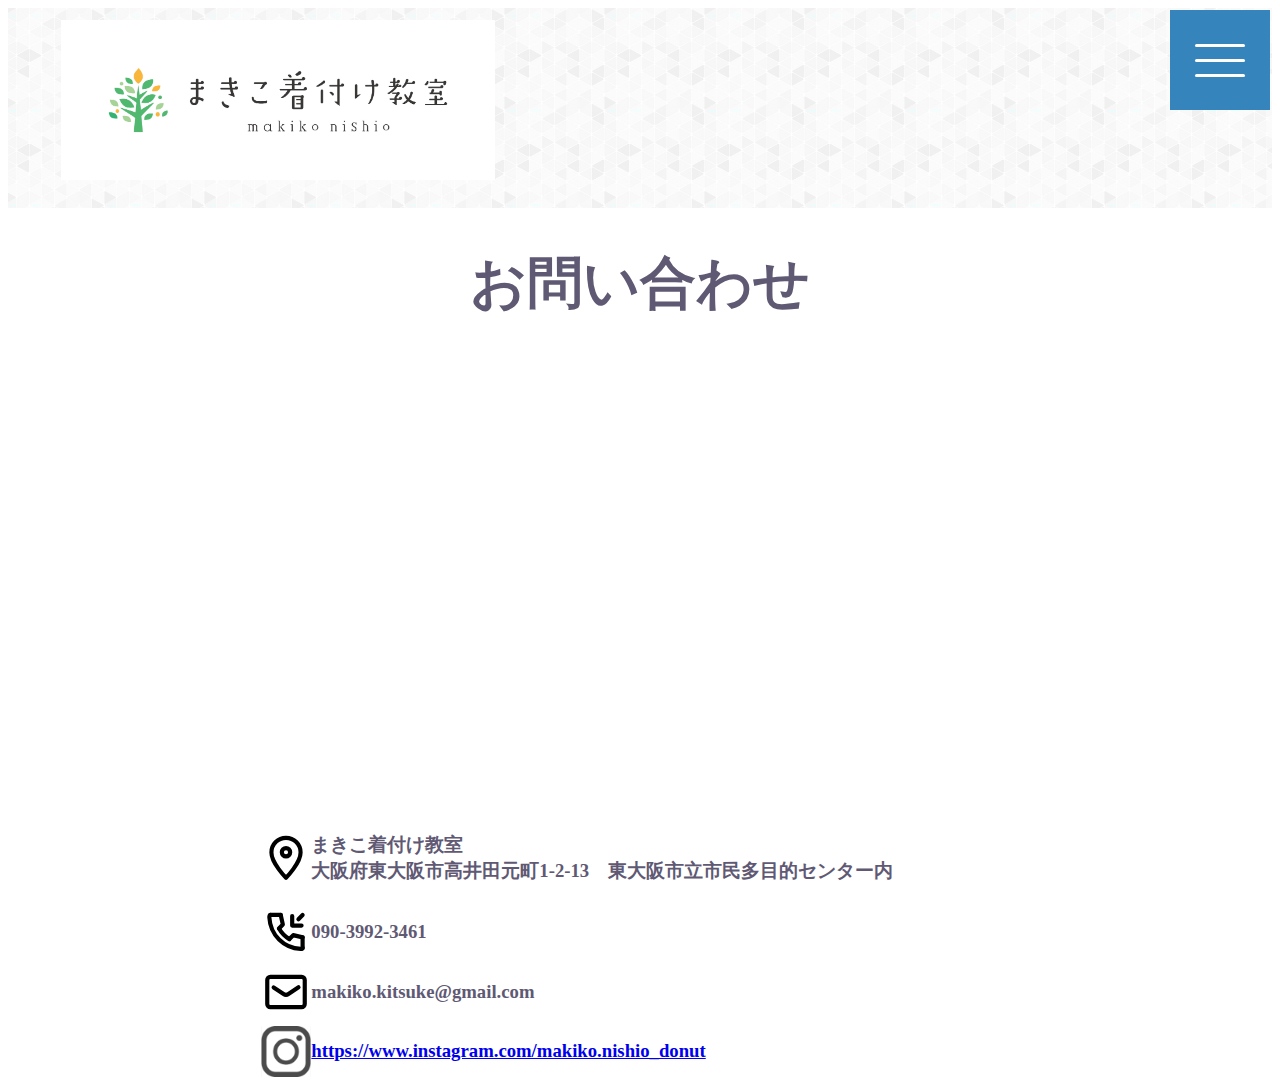
<file: contact.html>
<!DOCTYPE html>
<html>
    <head>
        <meta charset="utf-8">
        <title></title>
        <link rel="stylesheet" type="text/css" href="index.css" />
        <style>
            h1{
                font-size: 3.5rem;
            }
            h2{
                font-size: 2.5rem;
            }
            img{
                width: 50%;
            }
            .header2{
                position: relative;
                width: 100% !important;
                background-image: url(header2.png);
                background-repeat:repeat;
                background-size:100px;
                height:200px;
            }
            table , td, th {
                border: 1px solid #595959;
                border-collapse: collapse;
                border-right: 0px none !important;
                border-left:  0px none !important;
            }
            td, th {
                padding: 3px;
                width: 100%;
                height: auto;
                
            }
            th {
                background: #f0e6cc;
            }
            .even {
                background: #fbf8f0;
            }
            .odd {
                background: #fefcf9;
            }
            .yoko{
                display: flex; 
                
            }
            img{
                width: 5%;
                
            }
            .yoko-migi{
                justify-content: flex-start;
                margin-left: 20%;
            }
        </style>
    </head>
    <body>
        <div class="header2" >
            
            <img src="logo.jpeg" alt="" class="logo-img" height="80%"  style="width: auto;">
            <header>
                <div class="hamburger-menu">
                    <input type="checkbox" id="menu-btn-check">
                    <label for="menu-btn-check" class="menu-btn"><span></span></label>
                    <div class="menu-content">
                        <ul>
                            <li>
                                <h1><a href="home.html">ホーム</a></h1>
                            </li>
                            <li>
                                <h1><a href="about-me.html">まきこ着付け教室のこと</a></h1>
                            </li>
                            <li>
                                <h1><a href="curriculum.html">カリキュラム</a></h1>
                            </li>
                            <li>
                                <h1><a href="monthly-fee.html">費用</a></h1>
                            </li>
                        </ul>
                    </div>
                </div>
            </header>
        </div>
        <div class="center">
            <h1>お問い合わせ</h1>
            <iframe src="https://www.google.com/maps/embed?pb=!1m18!1m12!1m3!1d3281.5962177213146!2d135.57056557554446!3d34.66489897293245!2m3!1f0!2f0!3f0!3m2!1i1024!2i768!4f13.1!3m3!1m2!1s0x6000dfc7e8303061%3A0x173d32fbd47e485a!2z5p2x5aSn6Ziq5biC56uLIOW4guawkeWkmuebrueahOOCu-ODs-OCv-ODvA!5e0!3m2!1sja!2sjp!4v1708238530374!5m2!1sja!2sjp" width="600" height="450" style="border:0;" allowfullscreen="" loading="lazy" referrerpolicy="no-referrer-when-downgrade"></iframe><br>
        </div>
        <div class="yoko-migi">
            <div class="yoko" sty>
                <img src="map.svg" >
                <h3>まきこ着付け教室<br>大阪府東大阪市高井田元町1-2-13　東大阪市立市民多目的センター内</h3>
            </div>
            <div class="yoko">
                <img src="tel.svg" alt="">
                <h3>090-3992-3461</h3>
            </div>
            <div class="yoko">
                <img src="mail.svg" alt="">
                <h3>makiko.kitsuke@gmail.com</h3>
            </div>
            <div class="yoko">
                <img src="camera.jpeg" alt="" style="width: 5%; height: 5%; margin-top: 5px;">
                <h3><a href="https://www.instagram.com/makiko.nishio_donut">https://www.instagram.com/makiko.nishio_donut</a></h3>
            </div>
        </div>
            
        
                
            
    </body>
</html>
</file>
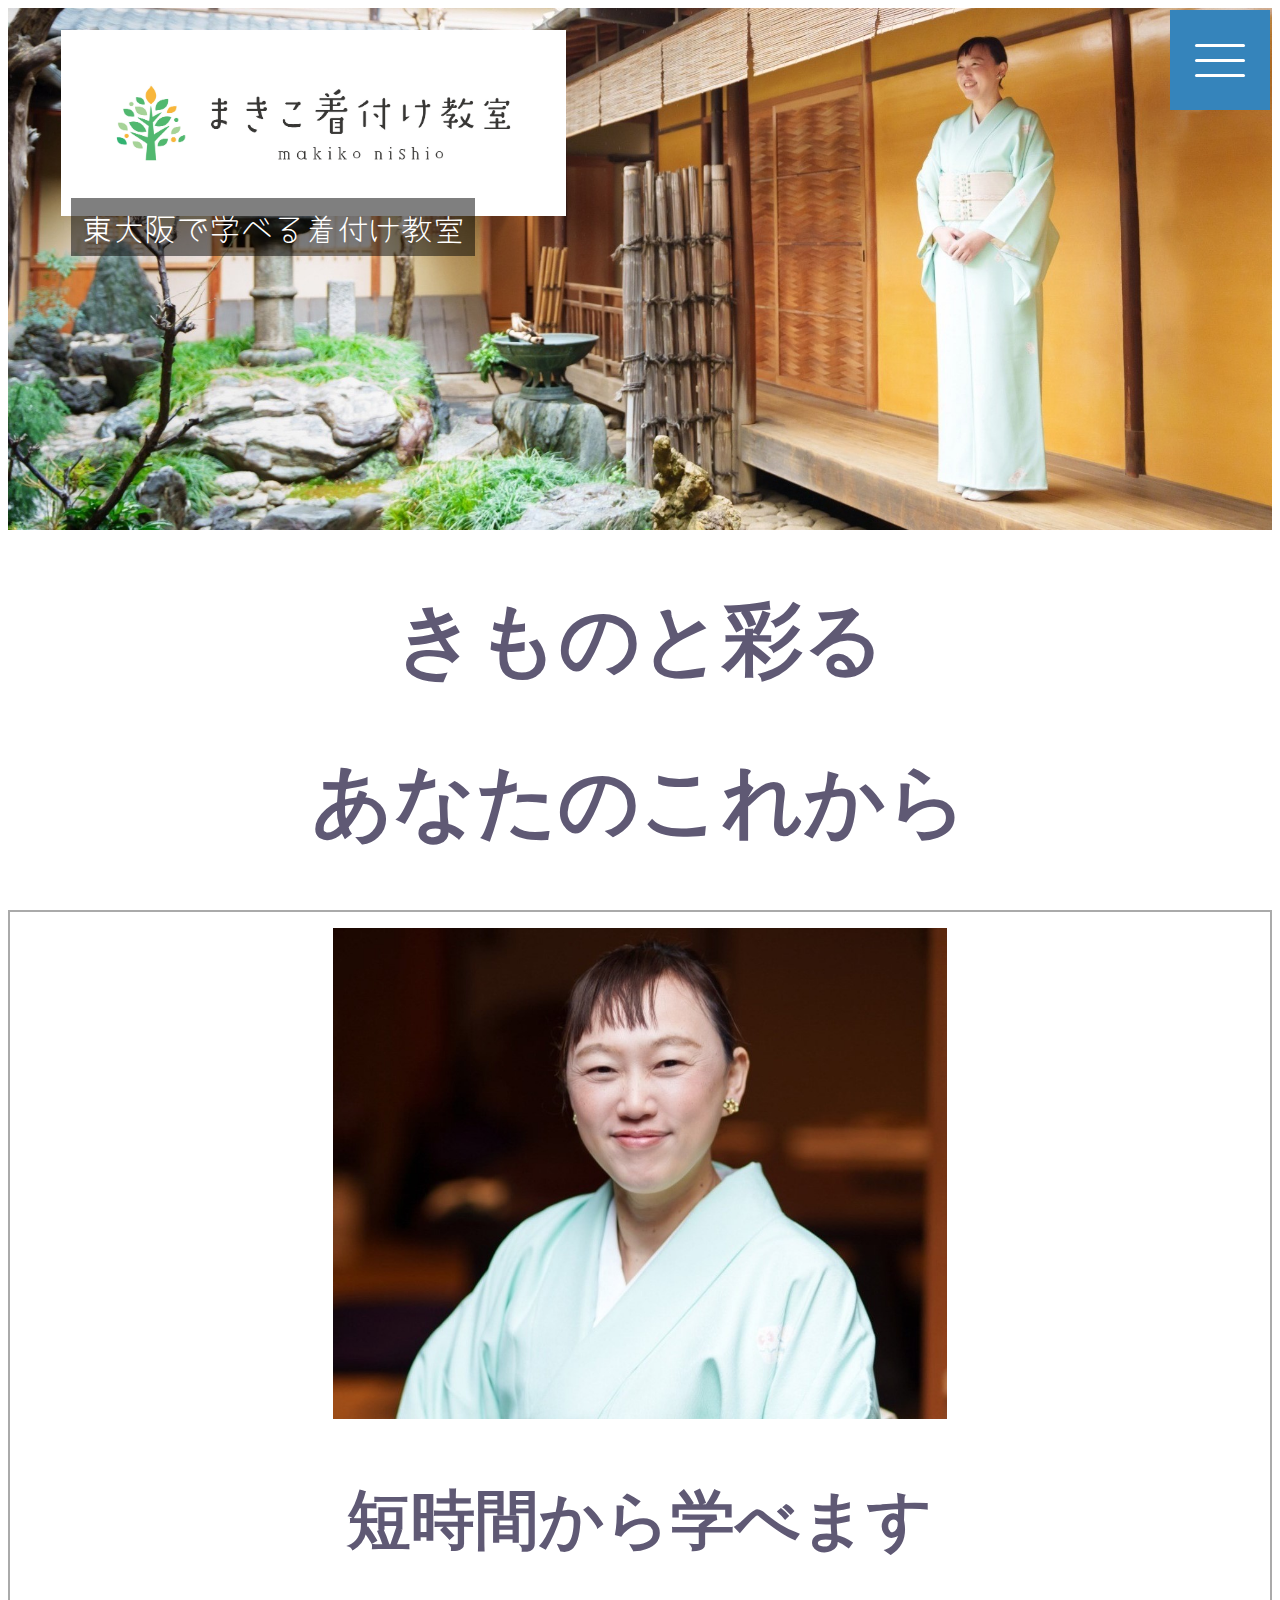
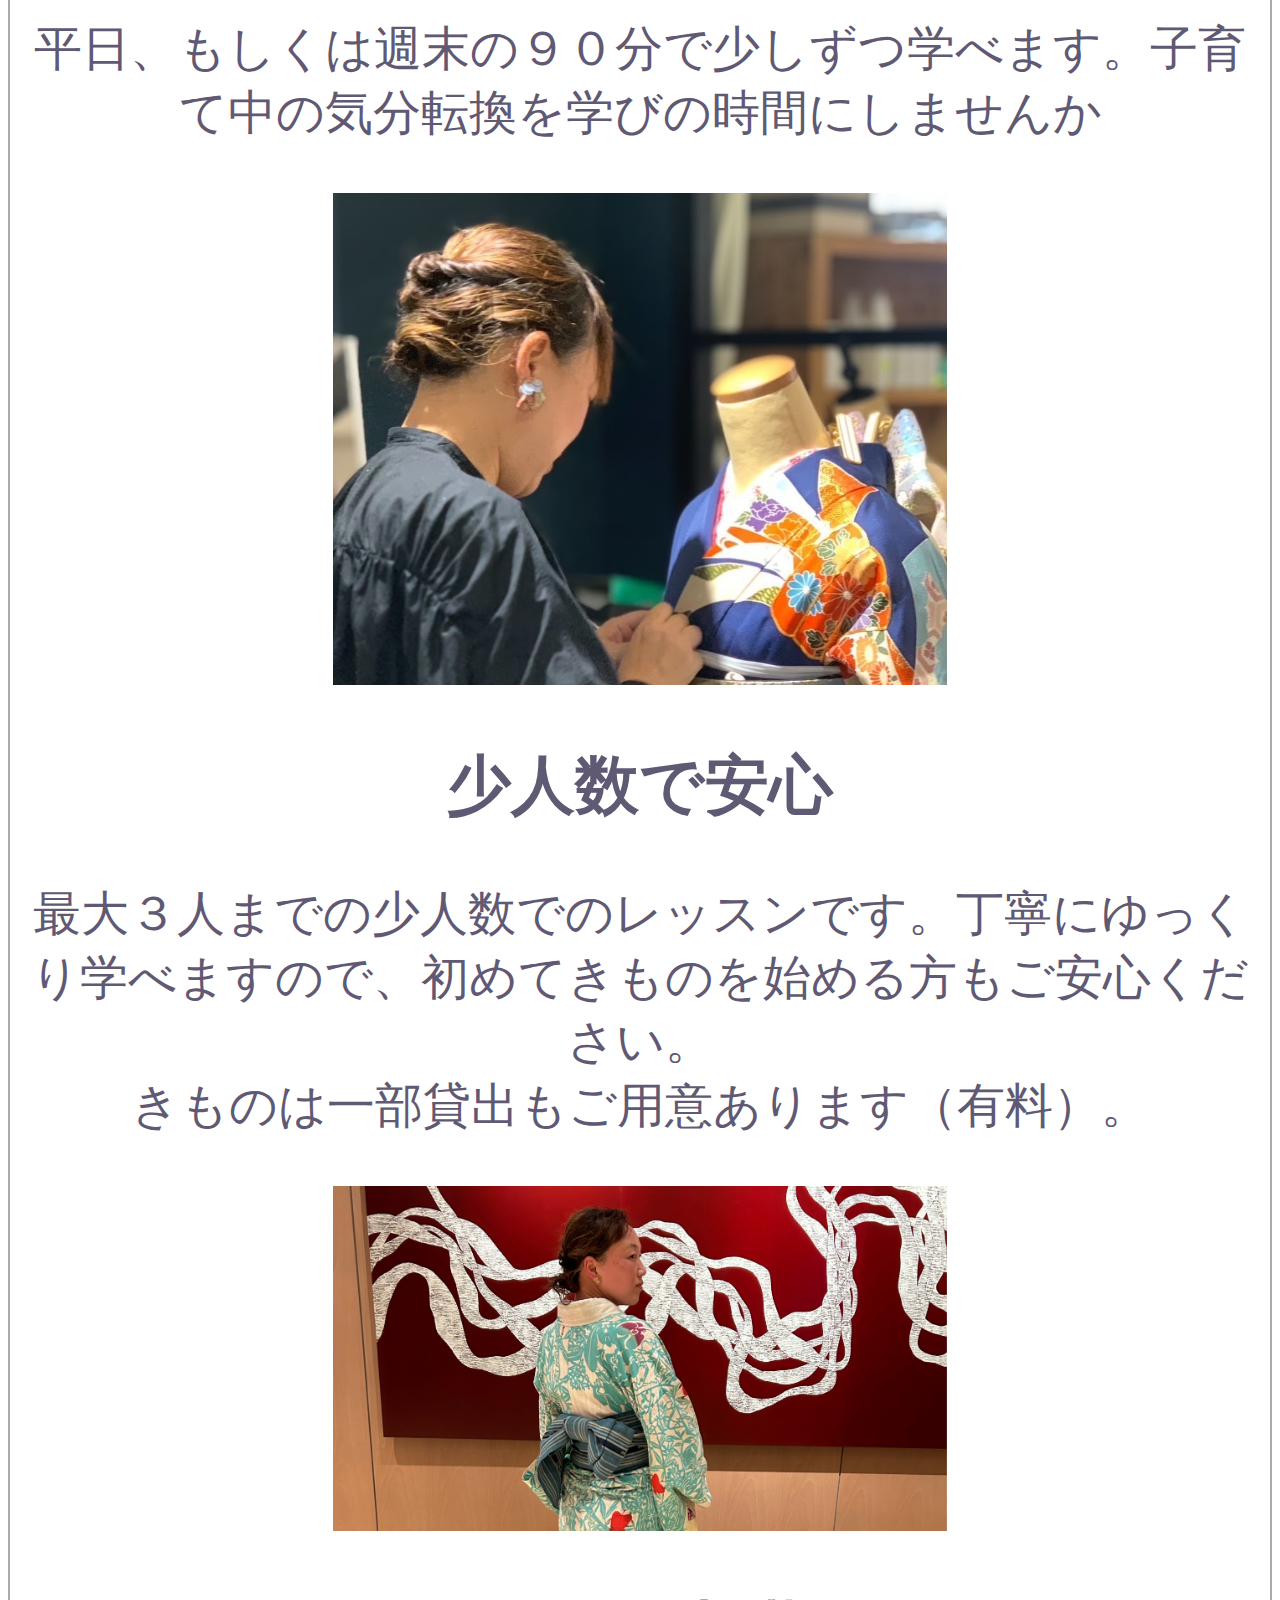
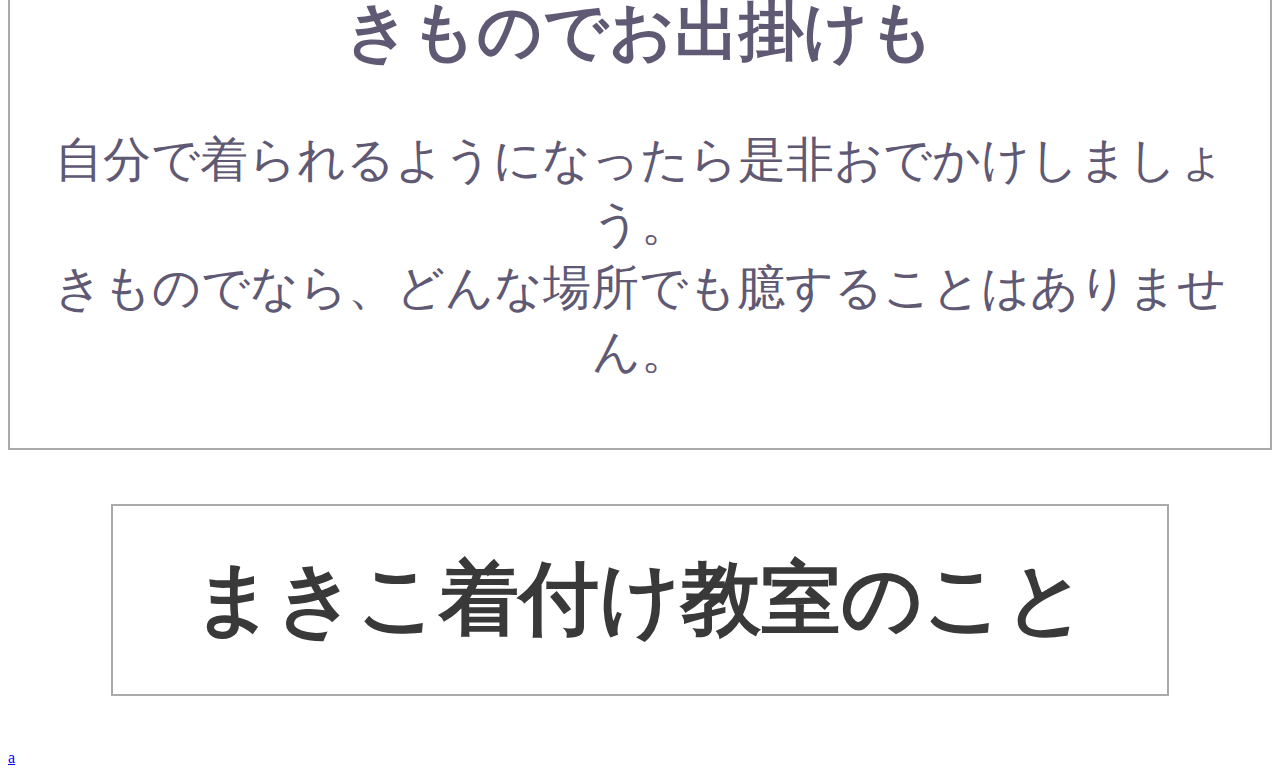
<file: home.html>
<!DOCTYPE html>
<html>
    <head>
        <meta charset="utf-8">
        <link rel="preconnect" href="https://fonts.googleapis.com">
        <link rel="preconnect" href="https://fonts.gstatic.com" crossorigin>
        <link href="https://fonts.googleapis.com/css2?family=Yomogi&display=swap" rel="stylesheet">
        <style>
            

        </style>
        <link rel="stylesheet" type="text/css" href="index.css" />
        
    </head>
    <body>
        <div class="header1">
            <header>
                <div class="hamburger-menu">
                    <input type="checkbox" id="menu-btn-check">
                    <label for="menu-btn-check" class="menu-btn"><span></span></label>
                    <div class="menu-content">
                        <ul>
                            <li>
                                <h1><a href="about-me.html">まきこ着付け教室のこと</a></h1>
                            </li>
                            <li>
                                <h1><a href="curriculum.html">カリキュラム</a></h1>
                            </li>
                            <li>
                                <h1><a href="monthly-fee.html">費用</a></h1>
                            </li>
                            <li>
                                <h1><a href="contact.html">お問い合わせ</a></h1>
                            </li>
                        </ul>
                    </div>
                </div>
            </header>
            <img src="image_123650291.JPG" alt="" width="100%">
            <img src="logo.jpeg" alt="" class="logo-img" width=40%>
            <p class="logo-word" style="font-size: 2rem;">東大阪で学べる着付け教室</p>
            
            
        </div>
        <h1 class="textcenter">きものと彩る</h1>
        <h1 class="textcenter">あなたのこれから</h1>
        <div class="box">
            <div class="center">
                <img src="img1.JPG" alt="" class="img">
                <h2>短時間から学べます</h2>
                <p>平日、もしくは週末の９０分で少しずつ学べます。子育て中の気分転換を学びの時間にしませんか</p>
            </div>
            <div class="center">
                <img src="img2.JPG" alt="" class="img">
                <h2>少人数で安心</h2>
                <p>最大３人までの少人数でのレッスンです。丁寧にゆっくり学べますので、初めてきものを始める方もご安心ください。<br>きものは一部貸出もご用意あります（有料）。</p>
            </div>
            <div class="center">
                <img src="img3.JPG" alt="" class="img">
                <h2>きものでお出掛けも</h2>
                <p>自分で着られるようになったら是非おでかけしましょう。<br>きものでなら、どんな場所でも臆することはありません。</p>
            
            </div>
        </div>
        <div class="center">
            <h1 class="box-makiko" >まきこ着付け教室のこと</h1>
        </div>
        <a href="about-me.html">a</a>
        

    </body>
</html>
</file>
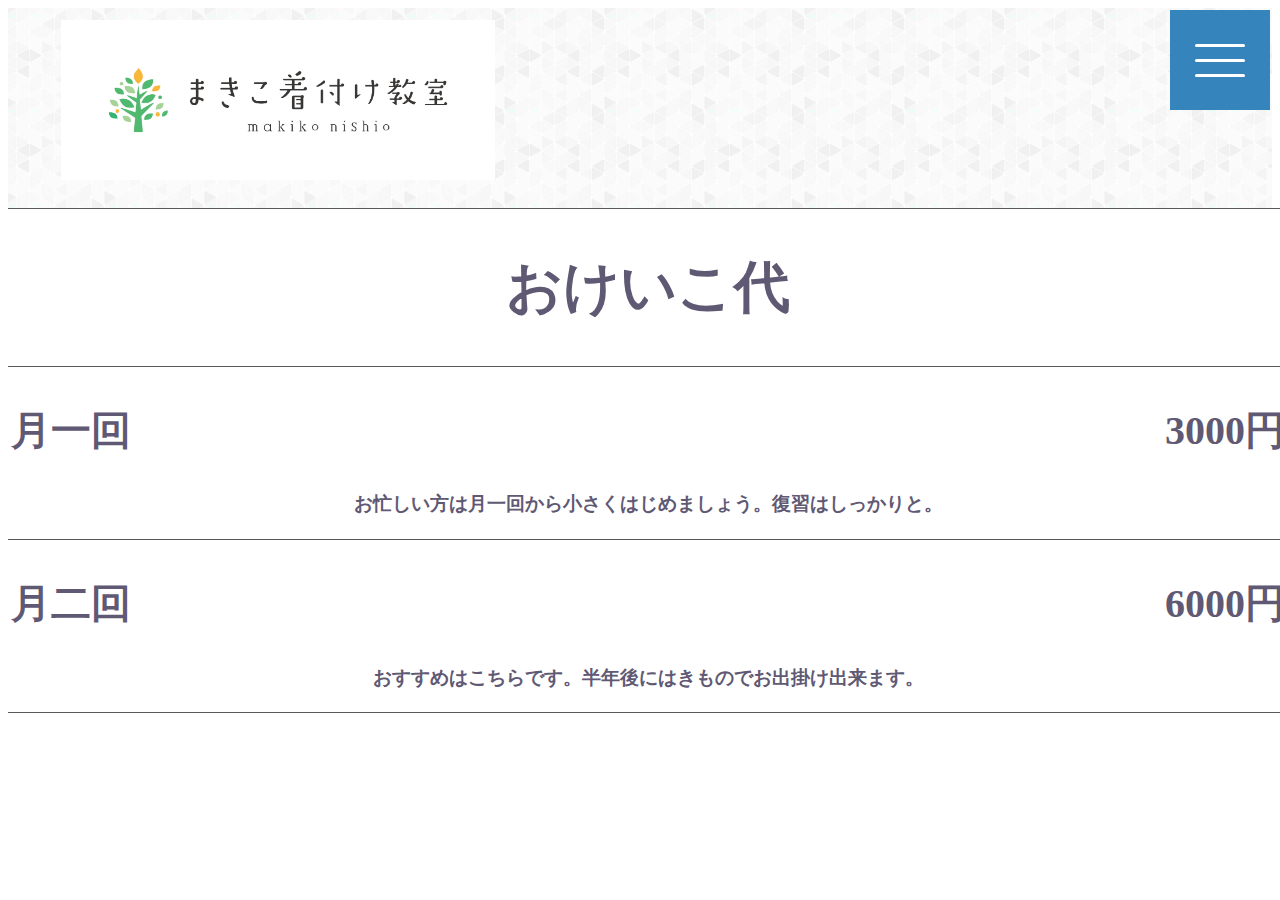
<file: monthly-fee.html>
<!DOCTYPE html>
<html>
    <head>
        <meta charset="utf-8">
        <title></title>
        <link rel="stylesheet" type="text/css" href="index.css" />
        <style>
            h1{
                font-size: 3.5rem;
            }
            h2{
                font-size: 2.5rem;
            }
            img{
                width: 50%;
            }
            .header2{
                position: relative;
                width: 100% !important;
                background-image: url(header2.png);
                background-repeat:repeat;
                background-size:100px;
                height:200px;
            }
            table , td, th {
                border: 1px solid #595959;
                border-collapse: collapse;
                border-right: 0px none !important;
                border-left:  0px none !important;
            }
            td, th {
                padding: 3px;
                width: 100%;
                height: auto;
                
            }
            th {
                background: #f0e6cc;
            }
            .even {
                background: #fbf8f0;
            }
            .odd {
                background: #fefcf9;
            }
        </style>
    </head>
    <body>
        <div class="header2" >
            
            <img src="logo.jpeg" alt="" class="logo-img" height="80%"  style="width: auto;">
            <header>
                <div class="hamburger-menu">
                    <input type="checkbox" id="menu-btn-check">
                    <label for="menu-btn-check" class="menu-btn"><span></span></label>
                    <div class="menu-content">
                        <ul>
                            <li>
                                <h1><a href="index.html">ホーム</a></h1>
                            </li>
                            <li>
                                <h1><a href="about-me.html">まきこ着付け教室のこと</a></h1>
                            </li>
                            <li>
                                <h1><a href="curriculum.html">カリキュラム</a></h1>
                            </li>
                            <li>
                                <h1><a href="#">未定</a></h1>
                            </li>
                        </ul>
                    </div>
                </div>
            </header>
        </div>
        <div class="center">
            <table style="width: 100vw;">
                <tbody >
                    <span style="text-align: left;">
                        <tr>
                            <td><h1>おけいこ代</h1></td></div>
                        </tr>
                        <tr>
                            <td><h2><div style="text-align: left; float: left;">月一回</div><div style="text-align: right;">3000円</dib></h2>
                            <h3>お忙しい方は月一回から小さくはじめましょう。復習はしっかりと。</h3></td>
                        </tr>
                        <tr>
                            <td><h2><div style = "text-align: left; float: left;">月二回</div><div style="text-align: right;">6000円</div></h2>
                            <h3>おすすめはこちらです。半年後にはきものでお出掛け出来ます。</h3></td>
                        </tr>
                    </span>
                </tbody>
            </table>
                
        
                
                
            
    </body>
</html>
</file>
<file: index.css>
h1,p,h2,h3{
    color: #5f5974;
}
.textcenter{
    text-align: center;
}

.center{

    display: block;
    width: 100%;
    text-align: center;
}
.img{
    width: 50%;
}

.logo-img{
    /*position: fixed;*/
    position: absolute;
    top: 3%;
    left: 1%;
    padding: 6px 40px;



}
.logo-word{
    position: absolute;
    top: 30%;
    left: 5%;
    padding: 6px 10px;
    background-color: rgba(0,0,0,.5);
    color: #fff;
    font-family: "Yomogi", cursive;
    font-weight: 400;
    font-style: normal;
    

}
.box-makiko {
    display: inline-block;
    
    text-align: center;
    border: 2px solid #aaa;
    padding-top: 0.5em;
    padding-bottom: 0.5em;
    padding-left: 1em;
    padding-right: 1em;
    color: #393939;
}
.box{
    display: inline-block;
    text-align: center;
    border: 2px solid #aaa;
    padding: 1em;
}
.yomogi {
font-family: "Yomogi", cursive;
font-weight: 400;
font-style: normal;
}
.header1{
    
    position: relative;
    width: 100% !important;

    
}
.img-text{
    display: flex;
    
}
h1{
    font-size: 5rem ;
}
h2{
    font-size: 4rem;
}
p{
    font-size: 3rem;
}
.menu-btn {
    position: fixed;
    top: 10px;
    right: 10px;
    display: flex;
    height: 100px;
    width: 100px;
    justify-content: center;
    align-items: center;
    z-index: 90;
    background-color: #3584bb;
}
.menu-btn span,
.menu-btn span:before,
.menu-btn span:after {
    content: '';
    display: block;
    height: 3px;
    width: 50px;
    border-radius: 3px;
    background-color: #ffffff;
    position: absolute;
}
.menu-btn span:before {
    bottom: 15px;
}
.menu-btn span:after {
    top: 15px;
}
#menu-btn-check:checked ~ .menu-btn span {
    background-color: rgba(255, 255, 255, 0);/*メニューオープン時は真ん中の線を透明にする*/
}
#menu-btn-check:checked ~ .menu-btn span::before {
    bottom: 0;
    transform: rotate(45deg);
}
#menu-btn-check:checked ~ .menu-btn span::after {
    top: 0;
    transform: rotate(-45deg);
}
#menu-btn-check {
    display: none;
}
.menu-content {
    width: 100%;
    height: 100%;
    position: fixed;
    top: 0;
    left: 0;
    z-index: 80;
    background-color: #3584bb;
}
.menu-content ul {
    padding: 70px 10px 0;
}
.menu-content ul li {
    border-bottom: solid 1px #ffffff;
    list-style: none;
}
.menu-content ul li a {
    display: block;
    width: 100%;
    font-size: 4.5rem;
    box-sizing: border-box;
    color:#ffffff;
    text-decoration: none;
    padding: 9px 15px 10px 0;
    position: relative;
}
.menu-content ul li a::before {
    content: "";
    width: 7px;
    height: 7px;
    border-top: solid 2px #ffffff;
    border-right: solid 2px #ffffff;
    transform: rotate(45deg);
    position: absolute;
    right: 11px;
    top: 16px;
}

.menu-content {
    width: 100%;
    height: 100%;
    position: fixed;
    top: 0;
    left: 100%;/*leftの値を変更してメニューを画面外へ*/
    z-index: 80;
    background-color: #3584bb;
    transition: all 0.5s;/*アニメーション設定*/
}
#menu-btn-check:checked ~ .menu-content {
    left: 0;/*メニューを画面内へ*/
}
</file>
